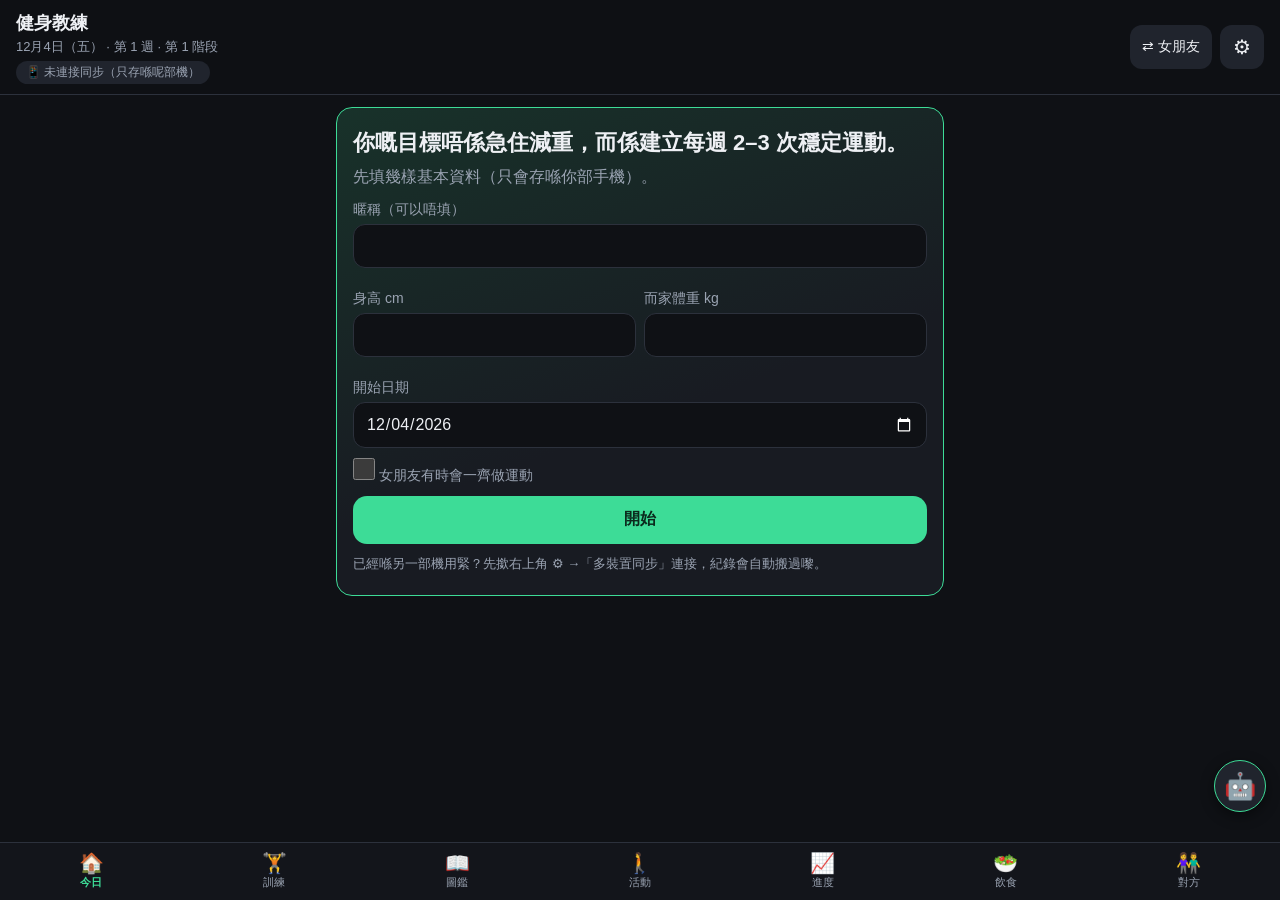
<file: index.html>
<!doctype html>
<html lang="zh-Hant-HK">
<head>
<meta charset="utf-8">
<meta name="viewport" content="width=device-width, initial-scale=1, viewport-fit=cover">
<meta name="theme-color" content="#0f1115">
<meta name="apple-mobile-web-app-capable" content="yes">
<meta name="mobile-web-app-capable" content="yes">
<meta name="apple-mobile-web-app-status-bar-style" content="black-translucent">
<meta name="apple-mobile-web-app-title" content="健身教練">
<title>健身教練</title>
<link rel="manifest" href="manifest.webmanifest">
<link rel="icon" href="icons/icon.svg" type="image/svg+xml">
<link rel="apple-touch-icon" href="icons/icon-180.png">
<link rel="stylesheet" href="css/style.css">
</head>
<body>
<header class="top">
  <div>
    <div class="top-title" id="topTitle">健身教練</div>
    <div class="top-sub" id="topSub"></div>
    <button class="sync-pill" id="syncPill" data-act="syncNowBtn"></button>
  </div>
  <div class="row" style="gap:8px;flex-wrap:nowrap"><button class="switch-btn" data-act="switchUser" id="switchBtn">👫</button>
  <button class="icon-btn" data-act="openSettings" aria-label="設定">⚙︎</button></div>
</header>

<main id="app"></main>

<div id="timer" class="timer hidden">
  <div class="timer-label">休息</div>
  <div class="timer-time" id="timerTime">0:00</div>
  <button class="btn sm ghost" data-act="timerAdd" data-s="-15">−15</button>
  <button class="btn sm ghost" data-act="timerAdd" data-s="15">+15</button>
  <button class="btn sm" data-act="timerStop">跳過</button>
</div>

<button id="aiFab" class="fab" data-act="aiOpen" aria-label="問 AI">🤖</button>
<nav class="tabs">
  <button data-tab="today" class="tab"><span>🏠</span>今日</button>
  <button data-tab="train" class="tab"><span>🏋️</span>訓練</button>
  <button data-tab="library" class="tab"><span>📖</span>圖鑑</button>
  <button data-tab="activity" class="tab"><span>🚶</span>活動</button>
  <button data-tab="progress" class="tab"><span>📈</span>進度</button>
  <button data-tab="food" class="tab"><span>🥗</span>飲食</button>
  <button data-tab="partner" class="tab"><span>👫</span>對方</button>
</nav>

<div id="modal" class="modal hidden" role="dialog" aria-modal="true">
  <div class="modal-box" id="modalBox"></div>
</div>
<div id="toast" class="toast hidden"></div>

<script src="js/config.js"></script>
<script src="js/library.js"></script>
<script src="js/app.js"></script>
</body>
</html>
</file>
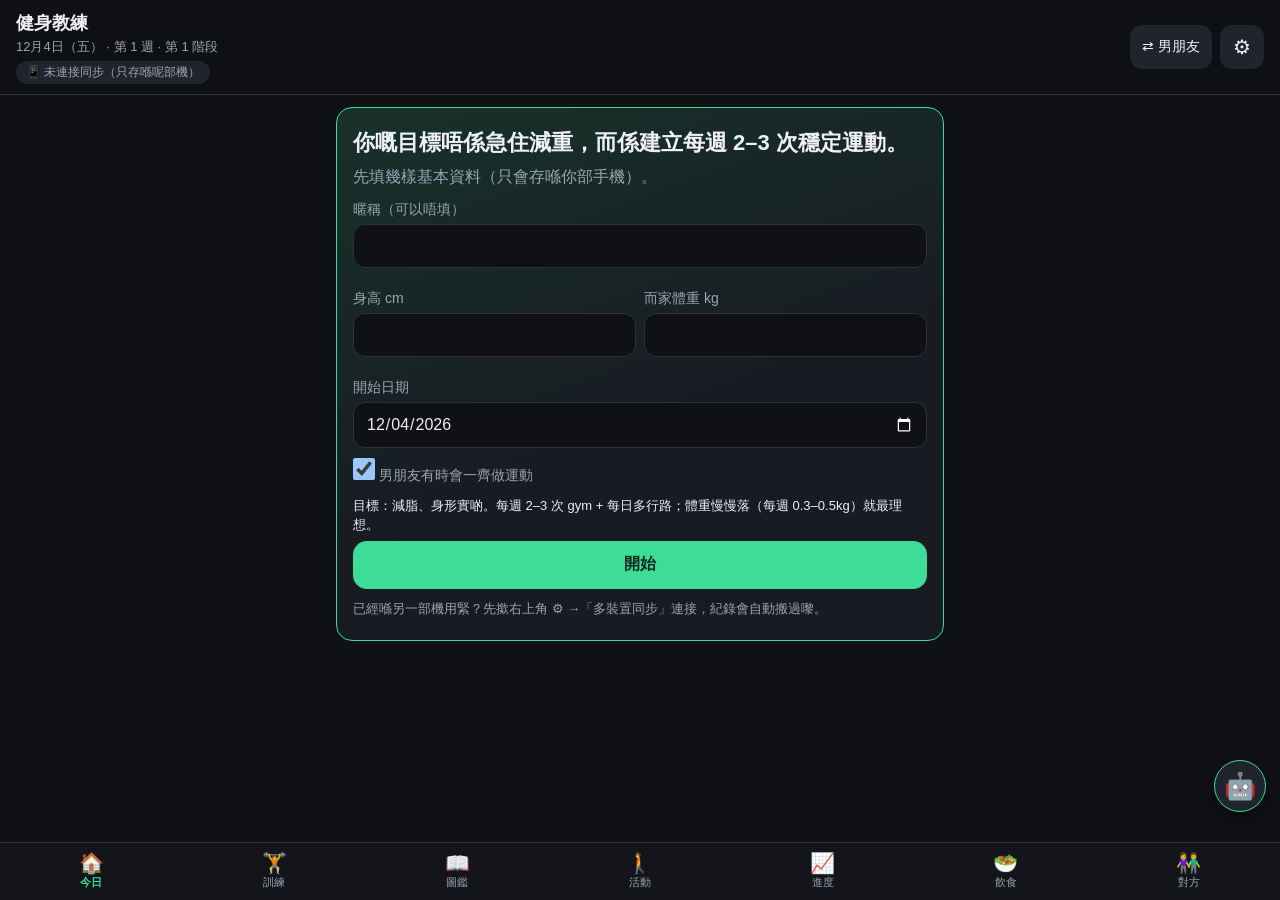
<file: her/index.html>
<!doctype html>
<html lang="zh-Hant-HK">
<head>
<meta charset="utf-8">
<base href="../">
<meta name="viewport" content="width=device-width, initial-scale=1, viewport-fit=cover">
<meta name="theme-color" content="#0f1115">
<meta name="apple-mobile-web-app-capable" content="yes">
<meta name="mobile-web-app-capable" content="yes">
<meta name="apple-mobile-web-app-status-bar-style" content="black-translucent">
<meta name="apple-mobile-web-app-title" content="健身教練">
<title>健身教練</title>
<link rel="manifest" href="her/manifest.webmanifest">
<link rel="icon" href="icons/icon.svg" type="image/svg+xml">
<link rel="apple-touch-icon" href="icons/icon-180.png">
<link rel="stylesheet" href="css/style.css">
</head>
<body>
<header class="top">
  <div>
    <div class="top-title" id="topTitle">健身教練</div>
    <div class="top-sub" id="topSub"></div>
    <button class="sync-pill" id="syncPill" data-act="syncNowBtn"></button>
  </div>
  <div class="row" style="gap:8px;flex-wrap:nowrap"><button class="switch-btn" data-act="switchUser" id="switchBtn">👫</button>
  <button class="icon-btn" data-act="openSettings" aria-label="設定">⚙︎</button></div>
</header>

<main id="app"></main>

<div id="timer" class="timer hidden">
  <div class="timer-label">休息</div>
  <div class="timer-time" id="timerTime">0:00</div>
  <button class="btn sm ghost" data-act="timerAdd" data-s="-15">−15</button>
  <button class="btn sm ghost" data-act="timerAdd" data-s="15">+15</button>
  <button class="btn sm" data-act="timerStop">跳過</button>
</div>

<button id="aiFab" class="fab" data-act="aiOpen" aria-label="問 AI">🤖</button>
<nav class="tabs">
  <button data-tab="today" class="tab"><span>🏠</span>今日</button>
  <button data-tab="train" class="tab"><span>🏋️</span>訓練</button>
  <button data-tab="library" class="tab"><span>📖</span>圖鑑</button>
  <button data-tab="activity" class="tab"><span>🚶</span>活動</button>
  <button data-tab="progress" class="tab"><span>📈</span>進度</button>
  <button data-tab="food" class="tab"><span>🥗</span>飲食</button>
  <button data-tab="partner" class="tab"><span>👫</span>對方</button>
</nav>

<div id="modal" class="modal hidden" role="dialog" aria-modal="true">
  <div class="modal-box" id="modalBox"></div>
</div>
<div id="toast" class="toast hidden"></div>

<script>window.FC_USER = 'her';</script>
<script src="js/config.js"></script>
<script src="js/library.js"></script>
<script src="js/app.js"></script>
</body>
</html>
</file>
<file: css/style.css>
:root {
  --bg: #0f1115;
  --card: #181b22;
  --card2: #20242d;
  --line: #2c313c;
  --text: #eef0f4;
  --muted: #9aa3b2;
  --accent: #3ddc97;
  --accent-ink: #0b2a1d;
  --blue: #5aa9ff;
  --warn: #ffb547;
  --danger: #ff6b6b;
  --radius: 16px;
  color-scheme: dark;
}
* { box-sizing: border-box; -webkit-tap-highlight-color: transparent; }
html, body { margin: 0; background: var(--bg); color: var(--text); }
body {
  font-family: -apple-system, BlinkMacSystemFont, "PingFang HK", "Noto Sans TC", "Microsoft JhengHei", sans-serif;
  font-size: 16px; line-height: 1.5;
  padding-bottom: calc(76px + env(safe-area-inset-bottom));
}
.top {
  position: sticky; top: 0; z-index: 10;
  display: flex; align-items: center; justify-content: space-between;
  padding: calc(10px + env(safe-area-inset-top)) 16px 10px;
  background: rgba(15,17,21,.92); backdrop-filter: blur(10px);
  border-bottom: 1px solid var(--line);
}
.top-title { font-weight: 700; font-size: 18px; }
.top-sub { color: var(--muted); font-size: 13px; }
.icon-btn { background: var(--card2); color: var(--text); border: 0; border-radius: 12px; width: 44px; height: 44px; font-size: 20px; }
main { max-width: 640px; margin: 0 auto; padding: 12px 16px 24px; }

.card { background: var(--card); border: 1px solid var(--line); border-radius: var(--radius); padding: 16px; margin-bottom: 12px; }
.card h2 { font-size: 17px; margin: 0 0 8px; }
.card h3 { font-size: 15px; margin: 12px 0 6px; }
.card p { margin: 6px 0; }
.hero { border-color: var(--accent); background: linear-gradient(160deg, #18322a, var(--card) 60%); }
.hero .big { font-size: 22px; font-weight: 800; margin: 2px 0 6px; }
.muted { color: var(--muted); }
.small { font-size: 13px; }
.row { display: flex; gap: 8px; align-items: center; flex-wrap: wrap; }
.between { justify-content: space-between; }
.grow { flex: 1; }
.chip { display: inline-block; padding: 3px 10px; border-radius: 999px; background: var(--card2); font-size: 13px; color: var(--muted); }
.chip.ok { background: #173a2c; color: var(--accent); }
.chip.warn { background: #3a2c14; color: var(--warn); }
ul.clean { margin: 6px 0; padding-left: 20px; }
ul.clean li { margin: 3px 0; }

.btn {
  display: inline-flex; align-items: center; justify-content: center; gap: 6px;
  min-height: 48px; padding: 10px 16px; border-radius: 14px; border: 0;
  background: var(--accent); color: var(--accent-ink); font-weight: 700; font-size: 16px;
  font-family: inherit; cursor: pointer;
}
.btn.block { width: 100%; }
.btn.ghost { background: var(--card2); color: var(--text); }
.btn.blue { background: var(--blue); color: #061a33; }
.btn.danger { background: transparent; color: var(--danger); border: 1px solid var(--danger); }
.btn.sm { min-height: 36px; padding: 6px 12px; font-size: 14px; border-radius: 10px; }
.btn:active { transform: scale(.98); }
.grid2 { display: grid; grid-template-columns: 1fr 1fr; gap: 8px; }
.grid3 { display: grid; grid-template-columns: repeat(3, 1fr); gap: 8px; }

/* 問題選項 */
.q { margin: 12px 0; }
.q-label { font-weight: 600; margin-bottom: 6px; }
.opts { display: flex; flex-wrap: wrap; gap: 6px; }
.opt {
  min-height: 44px; padding: 8px 14px; border-radius: 12px; border: 1px solid var(--line);
  background: var(--card2); color: var(--text); font-size: 15px; font-family: inherit;
}
.opt.on { background: var(--accent); color: var(--accent-ink); border-color: var(--accent); font-weight: 700; }

/* 清單 */
.checks { display: grid; grid-template-columns: repeat(3, 1fr); gap: 8px; }
.check {
  border: 1px solid var(--line); background: var(--card2); color: var(--text); border-radius: 14px;
  padding: 12px 6px; text-align: center; min-height: 78px; font-family: inherit; font-size: 14px;
}
.check .ic { font-size: 22px; display: block; }
.check.on { background: #173a2c; border-color: var(--accent); color: var(--accent); font-weight: 700; }
.check .sub { display: block; font-size: 11px; color: var(--muted); }

.quick { display: grid; grid-template-columns: 1fr 1fr; gap: 8px; }
.quick .btn { font-size: 15px; }

/* 進度條 */
.bar { height: 10px; background: var(--card2); border-radius: 999px; overflow: hidden; }
.bar > i { display: block; height: 100%; background: var(--accent); border-radius: 999px; }
.stat { background: var(--card2); border-radius: 12px; padding: 10px; }
.stat .v { font-size: 22px; font-weight: 800; }
.stat .l { font-size: 12px; color: var(--muted); }

/* 表單 */
label.f { display: block; margin: 10px 0; font-size: 14px; color: var(--muted); }
input, select, textarea {
  width: 100%; margin-top: 4px; padding: 12px; border-radius: 12px; border: 1px solid var(--line);
  background: var(--bg); color: var(--text); font-size: 16px; font-family: inherit;
}
textarea { min-height: 80px; }
input[type=checkbox] { width: 22px; height: 22px; margin: 0; }

/* 訓練 */
.ex { border-top: 1px solid var(--line); padding-top: 12px; margin-top: 12px; }
.ex:first-child { border-top: 0; margin-top: 0; padding-top: 0; }
.ex-name { font-weight: 700; }
.sug { background: #14263a; color: #bfe0ff; border-radius: 10px; padding: 8px 10px; font-size: 14px; margin: 6px 0; }
.setrow { display: grid; grid-template-columns: 28px 1fr 1fr 1fr 48px; gap: 6px; align-items: center; margin: 6px 0; }
.setrow input, .setrow select { padding: 10px 6px; text-align: center; margin: 0; }
.setrow .n { color: var(--muted); text-align: center; font-size: 14px; }
.setbtn { height: 44px; border-radius: 12px; border: 1px solid var(--line); background: var(--card2); color: var(--muted); font-size: 18px; }
.setbtn.on { background: var(--accent); color: var(--accent-ink); border-color: var(--accent); }
.sethead { display: grid; grid-template-columns: 28px 1fr 1fr 1fr 48px; gap: 6px; font-size: 12px; color: var(--muted); text-align: center; }
details summary { cursor: pointer; color: var(--blue); font-size: 14px; margin: 4px 0; }
.list-item { display: flex; justify-content: space-between; gap: 8px; padding: 10px 0; border-top: 1px solid var(--line); }
.list-item:first-child { border-top: 0; }

/* 計時器 */
.timer {
  position: fixed; left: 12px; right: 12px; bottom: calc(76px + env(safe-area-inset-bottom)); z-index: 20;
  display: flex; align-items: center; gap: 8px; padding: 10px 12px;
  background: #102a20; border: 1px solid var(--accent); border-radius: 16px; max-width: 616px; margin: 0 auto;
}
.timer-label { color: var(--muted); font-size: 13px; }
.timer-time { font-size: 26px; font-weight: 800; flex: 1; font-variant-numeric: tabular-nums; }
.timer.done { background: #3a2c14; border-color: var(--warn); }

/* 底部導航 */
.tabs {
  position: fixed; left: 0; right: 0; bottom: 0; z-index: 15;
  display: grid; grid-template-columns: repeat(7, 1fr);
  background: rgba(20,22,28,.97); border-top: 1px solid var(--line);
  padding-bottom: env(safe-area-inset-bottom);
}
.tab { background: none; border: 0; color: var(--muted); font-size: 12px; padding: 8px 0 10px; font-family: inherit; }
.tab span { display: block; font-size: 20px; }
.tab.on { color: var(--accent); font-weight: 700; }

/* 彈出視窗 */
.modal { position: fixed; inset: 0; z-index: 30; background: rgba(0,0,0,.6); display: flex; align-items: flex-end; justify-content: center; }
.modal-box {
  background: var(--card); width: 100%; max-width: 640px; max-height: 88vh; overflow-y: auto;
  border-radius: 20px 20px 0 0; padding: 18px 16px calc(18px + env(safe-area-inset-bottom));
}
.toast {
  position: fixed; left: 50%; transform: translateX(-50%); top: calc(70px + env(safe-area-inset-top)); z-index: 40;
  background: var(--accent); color: var(--accent-ink); padding: 10px 16px; border-radius: 12px; font-weight: 700;
  max-width: 90vw; text-align: center;
}
.hidden { display: none !important; }

/* 圖表 */
svg.chart { width: 100%; height: auto; display: block; }
svg.chart text { fill: var(--muted); font-size: 10px; }
.photos { display: grid; grid-template-columns: repeat(3, 1fr); gap: 6px; }
.photos figure { margin: 0; }
.photos img { width: 100%; aspect-ratio: 3/4; object-fit: cover; border-radius: 10px; background: var(--card2); }
.photos figcaption { font-size: 11px; color: var(--muted); text-align: center; }
table.t { width: 100%; border-collapse: collapse; font-size: 13px; }
table.t th, table.t td { padding: 6px 4px; border-bottom: 1px solid var(--line); text-align: center; }
table.t th { color: var(--muted); font-weight: 600; }
.ms { display: flex; gap: 8px; align-items: center; padding: 6px 0; }
.ms.off { opacity: .45; }

/* 動作示範：兩張相（開始／完成）自動交替 */
.anim { position: relative; width: 100%; aspect-ratio: 3/2; overflow: hidden; border-radius: 12px; background: #fff; flex: none; }
.anim img { position: absolute; inset: 0; width: 100%; height: 100%; object-fit: cover; }
.anim img.b, .anim g.b { animation: animB 2.4s infinite; }
.anim g.a { animation: animA 2.4s infinite; }
.anim.svg { background: var(--card2); color: var(--accent); }
.anim.svg svg { width: 100%; height: 100%; fill: none; stroke: var(--accent); stroke-width: 5; stroke-linecap: round; stroke-linejoin: round; }
@keyframes animB { 0%, 42% { opacity: 0; } 50%, 92% { opacity: 1; } 100% { opacity: 0; } }
@keyframes animA { 0%, 42% { opacity: 1; } 50%, 92% { opacity: 0; } 100% { opacity: 1; } }
@media (prefers-reduced-motion: reduce) { .anim img.b, .anim g.a, .anim g.b { animation-duration: 6s; } }
.anim.sm { width: 96px; border-radius: 10px; }
.anim.lg { border-radius: 14px; }
.libitem { display: flex; gap: 12px; align-items: center; width: 100%; text-align: left; background: var(--card); border: 1px solid var(--line); border-radius: var(--radius); padding: 10px; margin-bottom: 8px; color: var(--text); font-family: inherit; font-size: 15px; }
.exlink { background: none; border: 0; padding: 0; color: inherit; font: inherit; text-align: left; cursor: pointer; text-decoration: underline dotted var(--muted); text-underline-offset: 3px; }
.exlink .i { color: var(--blue); font-size: 13px; text-decoration: none; }
.thumbbtn { background: none; border: 0; padding: 0; margin-right: 10px; cursor: pointer; }
ol.clean { margin: 6px 0; padding-left: 22px; } ol.clean li { margin: 4px 0; }
.tab { font-size: 11px; }
a.btn { text-decoration: none; }
.gname { font-size: 20px; font-weight: 800; margin: 10px 0 2px; }
.gset { font-size: 18px; font-weight: 700; margin: 14px 0 6px; }
.btn.xl { min-height: 64px; font-size: 19px; }
.btn:disabled { opacity: .4; }
.grid3 input, .grid3 select { padding: 10px 6px; text-align: center; }
.ttrow { display: grid; grid-template-columns: 44px 1fr 12px 1fr; gap: 6px; align-items: center; margin: 6px 0; }
.ttrow input { margin: 0; padding: 8px; }
.rrow { display: flex; align-items: center; gap: 8px; padding: 4px 0; }
.rrow .rd { width: 64px; font-size: 14px; flex: none; }
.seg { display: grid; grid-template-columns: repeat(4, 1fr); gap: 6px; flex: 1; }
.seg-b { min-height: 40px; border-radius: 10px; border: 1px solid var(--line); background: var(--card2); color: var(--text); font-size: 15px; font-family: inherit; }
.seg-b.on { background: var(--accent); color: var(--accent-ink); border-color: var(--accent); font-weight: 700; }
.mealph { width: 64px; height: 64px; object-fit: cover; border-radius: 10px; background: var(--card2); flex: none; display: flex; align-items: center; justify-content: center; }

.tbl { border-collapse: collapse; font-size: 14px; }
.tbl th, .tbl td { padding: 6px 4px; border-bottom: 1px solid var(--line); text-align: center; }
.tbl td:first-child, .tbl th:first-child { text-align: left; color: var(--muted); }
.switch-btn { background: var(--card2); color: var(--text); border: 0; border-radius: 12px; height: 44px; padding: 0 12px; font-size: 14px; font-family: inherit; white-space: nowrap; }
.sync-pill { margin-top: 4px; background: var(--card2); color: var(--muted); border: 0; border-radius: 999px; padding: 3px 10px; font-size: 12px; font-family: inherit; }
.sync-pill.syncing, .sync-pill.pending { color: var(--warn); }
.sync-pill.ok { color: var(--accent); }
.sync-pill.err { color: var(--danger); }

/* 今日邊度酸：人體圖 */
.body-wrap { display: flex; justify-content: center; margin: 4px 0 8px; }
.body-svg { width: 100%; max-width: 230px; height: auto; }
.body-base { fill: var(--line); }
.body-part { cursor: pointer; stroke: var(--bg); stroke-width: 1.5; }
.body-part.lv0 { fill: #3a4a5c; }
.body-part.lv1 { fill: #f0a640; }
.body-part.lv2 { fill: #e5484d; }

.body-pair { display: grid; grid-template-columns: 1fr 1fr; gap: 6px; justify-items: center; margin: 4px 0; }
.body-pair .body-svg { max-width: 150px; }

.eq-grid { display: grid; grid-template-columns: 1fr 1fr; gap: 8px; }
.eq-tile { background: var(--card2); border: 2px solid var(--line); border-radius: 12px; padding: 6px; color: var(--muted); font-size: 12px; text-align: left; display: flex; flex-direction: column; gap: 4px; }
.eq-tile img { width: 100%; aspect-ratio: 4 / 3; object-fit: cover; border-radius: 8px; opacity: .45; background: var(--line); }
.eq-tile.on { border-color: var(--accent); color: var(--text); }
.eq-tile.on img { opacity: 1; }

/* 🤖 問 AI：右下角浮動掣 + 對話 */
.fab { position: fixed; right: 14px; bottom: calc(88px + env(safe-area-inset-bottom)); z-index: 25; width: 52px; height: 52px; border-radius: 50%;
  border: 1px solid var(--accent); background: var(--card2); font-size: 26px; box-shadow: 0 4px 14px rgba(0,0,0,.45); }
.timer:not(.hidden) ~ .fab { bottom: calc(160px + env(safe-area-inset-bottom)); }
.chat { display: flex; flex-direction: column; gap: 8px; margin: 8px 0; }
.bub { padding: 10px 12px; border-radius: 14px; max-width: 88%; line-height: 1.5; font-size: 15px; }
.bub.me { align-self: flex-end; background: #173a2c; color: var(--text); }
.bub.ai { align-self: flex-start; background: var(--card2); }

/* 彈出視窗只可以上落捲，唔會左右郁 */
.modal-box { overflow-x: hidden; overscroll-behavior: contain; touch-action: pan-y; }
.modal-box input, .modal-box textarea, .modal-box select { max-width: 100%; min-width: 0; box-sizing: border-box; }
.modal-box code { word-break: break-all; }
details.adv { margin-top: 16px; border-top: 1px solid var(--line); padding-top: 10px; }
details.adv > summary { cursor: pointer; padding: 6px 0; }
.body-pair.mini { gap: 2px; }
.body-pair.mini .body-svg { max-width: 58px; }
.body-pair.sm .body-svg { max-width: 96px; }
.daysep { text-align: center; font-size: 12px; color: var(--muted); margin: 10px 0 4px; }
.btime { font-size: 11px; color: var(--muted); text-align: right; margin-top: 4px; }
</file>
